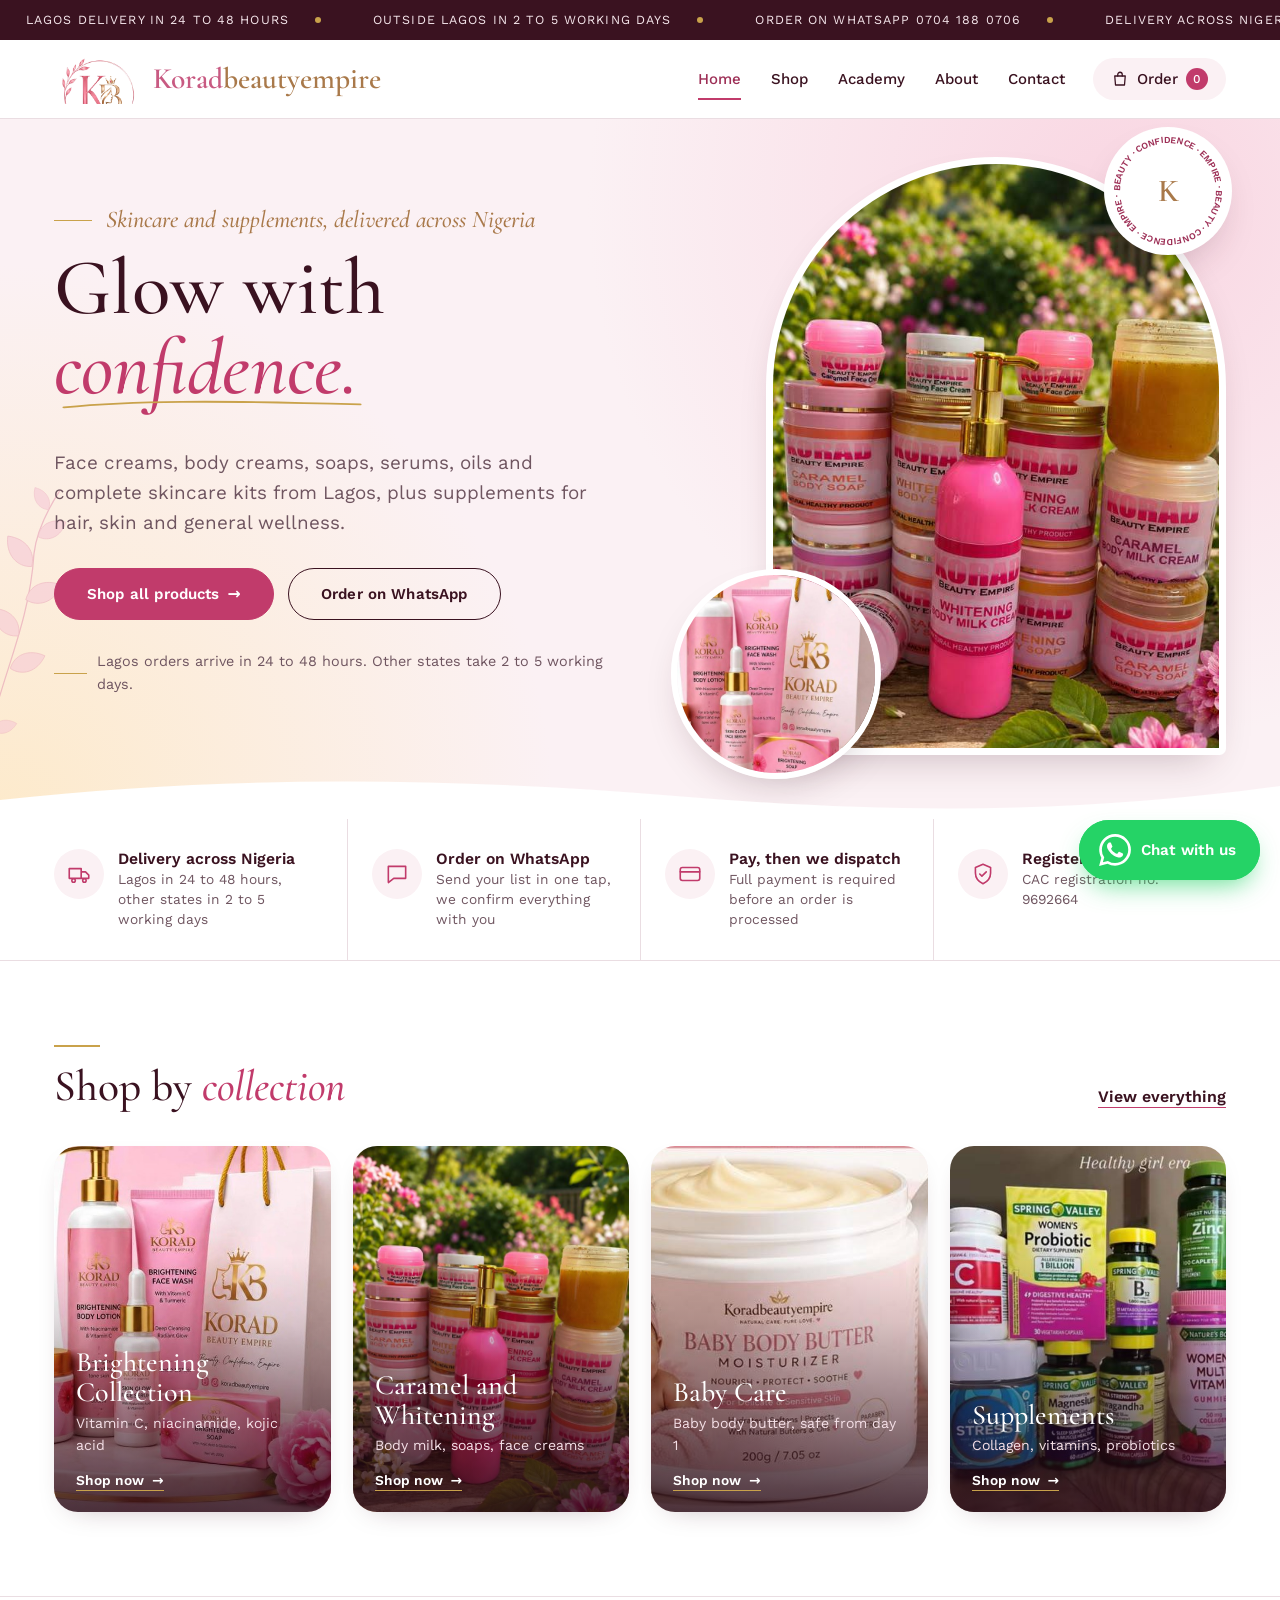
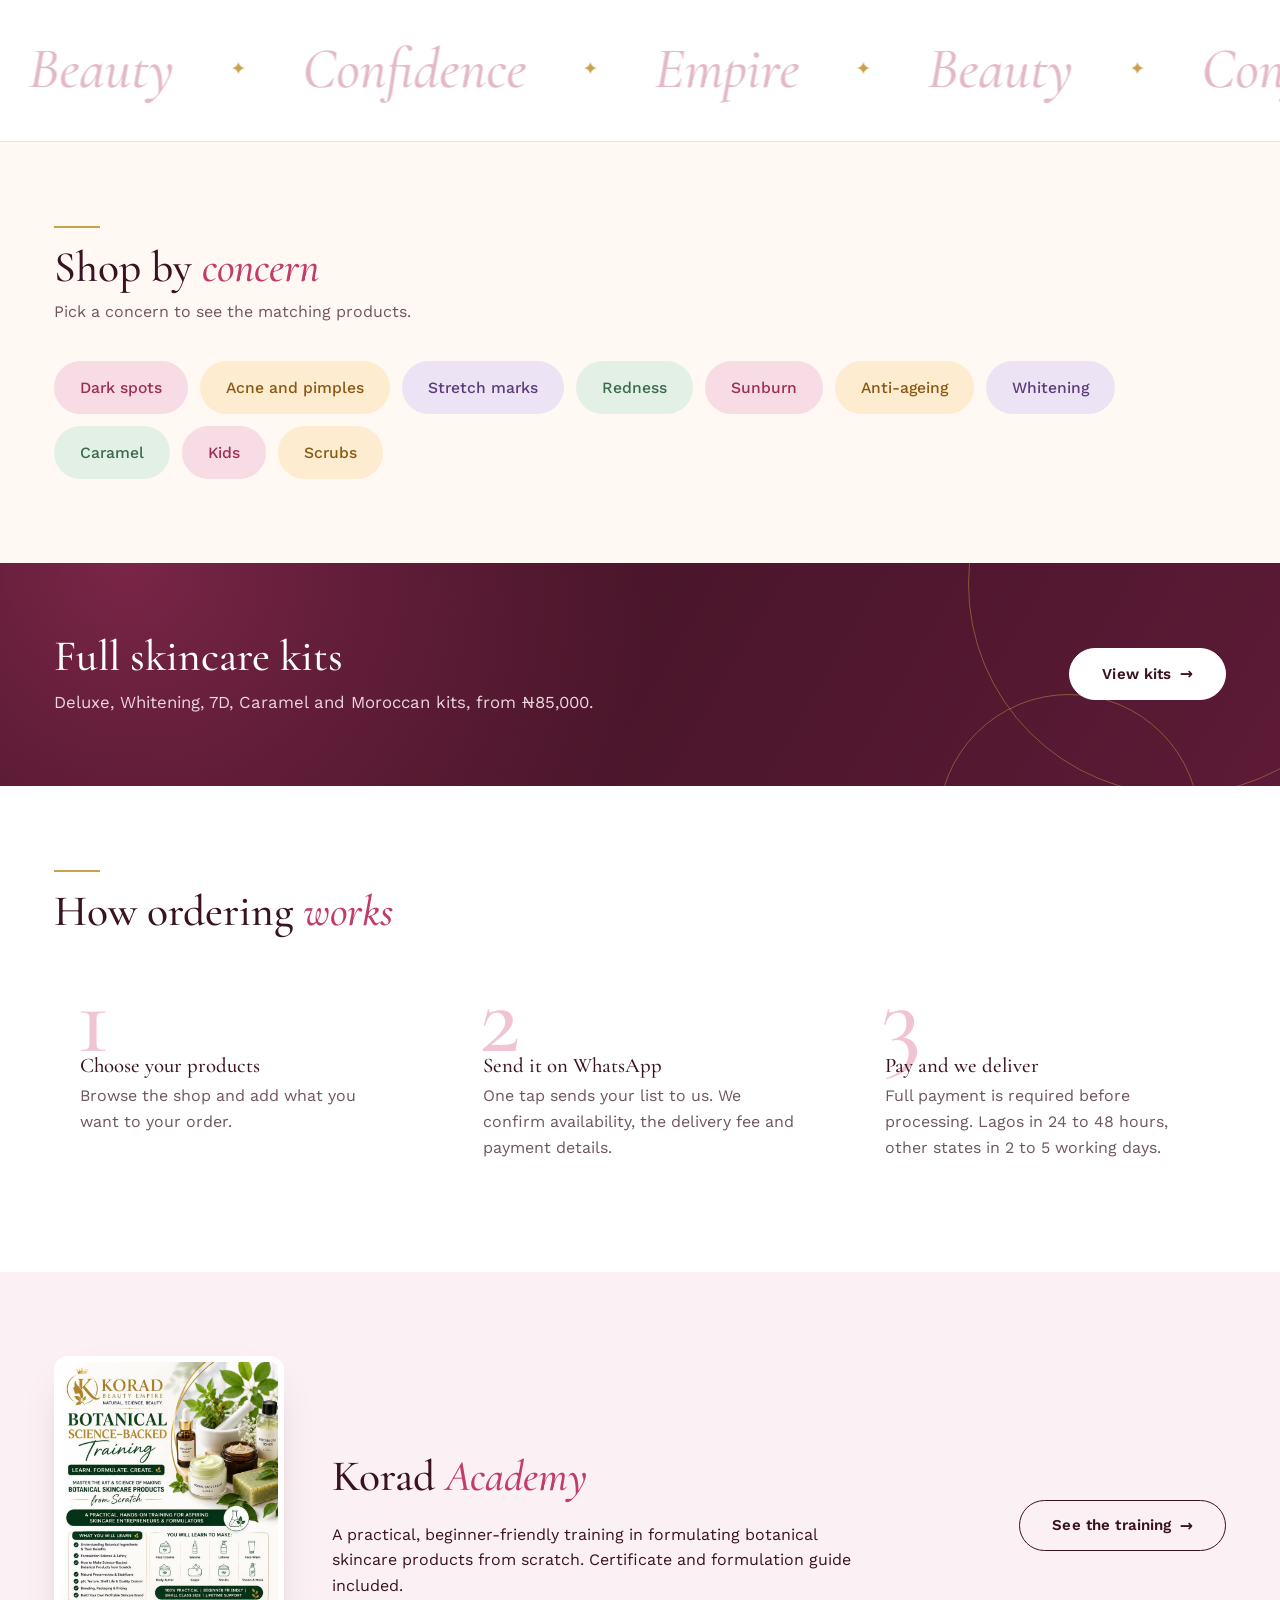
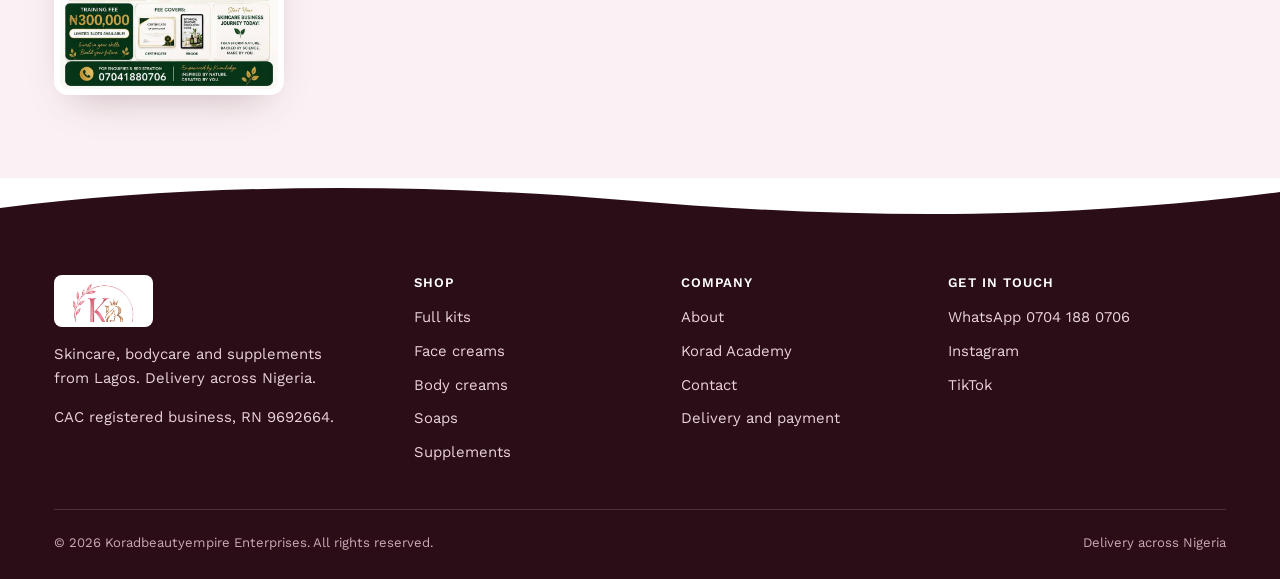
<file: index.html>
<!DOCTYPE html>
<html lang="en">
<head>
<meta charset="UTF-8">
<meta name="viewport" content="width=device-width, initial-scale=1">
<title>Korad Beauty Empire | Skincare, bodycare and supplements in Nigeria</title>
<meta name="description" content="Face creams, body creams, soaps, serums, oils and full skincare kits from Korad Beauty Empire, Lagos. Supplements too. Delivery across Nigeria, order on WhatsApp.">
<meta property="og:title" content="Korad Beauty Empire | Skincare, bodycare and supplements in Nigeria">
<meta property="og:description" content="Face creams, body creams, soaps, serums, oils and full skincare kits from Korad Beauty Empire, Lagos. Supplements too. Delivery across Nigeria, order on WhatsApp.">
<meta property="og:type" content="website">
<meta name="theme-color" content="#3a1220">
<link rel="icon" href="images/logo-icon.png">
<link rel="preload" href="fonts/cormorant-garamond-latin-500-normal.woff2" as="font" type="font/woff2" crossorigin>
<link rel="preload" href="fonts/work-sans-latin-400-normal.woff2" as="font" type="font/woff2" crossorigin>
<link rel="stylesheet" href="style.css">
<script>document.documentElement.classList.add('js')</script>
</head>
<body>
<a class="skip" href="#main">Skip to content</a>
<div id="site-header"></div>
<main id="main">
  <section class="hero">
    <div class="wrap">
      <div class="hero-copy">
        <p class="kicker reveal">Skincare and supplements, delivered across Nigeria</p>
        <h1 class="reveal" style="--d:.1s">Glow with <em>confidence.</em></h1>
        <p class="lede reveal" style="--d:.2s">Face creams, body creams, soaps, serums, oils and complete skincare kits from Lagos, plus supplements for hair, skin and general wellness.</p>
        <div class="btn-row reveal" style="--d:.3s">
          <a class="btn arrow" href="shop.html">Shop all products</a>
          <a class="btn outline" data-wa data-wa-text="Hello Korad Beauty Empire, I have a question." target="_blank" rel="noopener">Order on WhatsApp</a>
        </div>
        <p class="hero-note reveal" style="--d:.4s">Lagos orders arrive in 24 to 48 hours. Other states take 2 to 5 working days.</p>
      </div>
      <div class="hero-art reveal" style="--d:.2s">
        <div class="arch"><img src="images/hero-products.jpg" alt="Korad caramel body soap, whitening body milk cream and face cream jars arranged among garden flowers"></div>
        <div class="orb"><img src="images/brightening-cluster.jpg" alt="Korad brightening body lotion, face wash, serum and soap"></div>
        <div class="spin" aria-hidden="true">
          <svg viewBox="0 0 120 120"><defs><path id="ring" d="M60,60 m-45,0 a45,45 0 1,1 90,0 a45,45 0 1,1 -90,0"/></defs>
            <text><textPath href="#ring" textLength="280" lengthAdjust="spacing">Beauty · Confidence · Empire · Beauty · Confidence · Empire ·</textPath></text></svg>
          <b>K</b>
        </div>
      </div>
    </div>
  </section>

  <section class="trust">
    <div class="wrap">
      <div class="t reveal"><svg viewBox="0 0 24 24"><path d="M3 7h11v9H3zM14 10h4l3 3v3h-7z"/><circle cx="7" cy="18" r="1.6"/><circle cx="17" cy="18" r="1.6"/></svg><div><h3>Delivery across Nigeria</h3><p>Lagos in 24 to 48 hours, other states in 2 to 5 working days</p></div></div>
      <div class="t reveal" style="--d:.08s"><svg viewBox="0 0 24 24"><path d="M4 5h16v11H9l-5 4z"/></svg><div><h3>Order on WhatsApp</h3><p>Send your list in one tap, we confirm everything with you</p></div></div>
      <div class="t reveal" style="--d:.16s"><svg viewBox="0 0 24 24"><rect x="3" y="6" width="18" height="12" rx="2"/><path d="M3 10h18"/></svg><div><h3>Pay, then we dispatch</h3><p>Full payment is required before an order is processed</p></div></div>
      <div class="t reveal" style="--d:.24s"><svg viewBox="0 0 24 24"><path d="M12 3l7 3v5c0 5-3 8-7 10-4-2-7-5-7-10V6z"/><path d="M9 12l2 2 4-4"/></svg><div><h3>Registered business</h3><p>CAC registration no. <span data-cac></span></p></div></div>
    </div>
  </section>

  <section>
    <div class="wrap">
      <div class="sec-head reveal"><div><h2>Shop by <em>collection</em></h2></div><a class="link" href="shop.html">View everything</a></div>
      <div class="tiles">
        <a class="tile reveal" href="shop.html#brightening-collection">
          <img src="images/brightening-cluster.jpg" alt="Korad brightening body lotion, face wash, serum and soap on a marble stand" loading="lazy">
          <div class="cap"><h3>Brightening Collection</h3><p>Vitamin C, niacinamide, kojic acid</p><span class="go">Shop now</span></div>
        </a>
        <a class="tile reveal" style="--d:.1s" href="shop.html#body-creams">
          <img src="images/hero-products.jpg" alt="Korad caramel and whitening body creams and soaps" loading="lazy" style="object-position:center 62%">
          <div class="cap"><h3>Caramel and Whitening</h3><p>Body milk, soaps, face creams</p><span class="go">Shop now</span></div>
        </a>
        <a class="tile reveal" style="--d:.2s" href="shop.html#baby-care">
          <img src="images/baby-butter-jars.jpg" alt="Korad Baby Body Butter Moisturizer" loading="lazy" style="object-position:32% center">
          <div class="cap"><h3>Baby Care</h3><p>Baby body butter, safe from day 1</p><span class="go">Shop now</span></div>
        </a>
        <a class="tile reveal" style="--d:.3s" href="shop.html#supplements">
          <img src="images/supplements-group.jpg" alt="Supplements including probiotics, magnesium, zinc and multivitamin gummies" loading="lazy">
          <div class="cap"><h3>Supplements</h3><p>Collagen, vitamins, probiotics</p><span class="go">Shop now</span></div>
        </a>
      </div>
    </div>
  </section>

  <div class="type-band" aria-hidden="true">
    <div class="marquee"><div class="marquee-track" data-repeat><span class="marquee-group"><span class="item">Beauty</span><span class="item">Confidence</span><span class="item">Empire</span></span></div></div>
  </div>

  <section class="cream">
    <div class="wrap">
      <div class="sec-head reveal"><div><h2>Shop by <em>concern</em></h2><p class="sec-sub">Pick a concern to see the matching products.</p></div></div>
      <div class="chips reveal">
        <a class="chip" href="shop.html?q=dark%20spot">Dark spots</a>
        <a class="chip" href="shop.html?q=acne">Acne and pimples</a>
        <a class="chip" href="shop.html?q=stretch">Stretch marks</a>
        <a class="chip" href="shop.html?q=redness">Redness</a>
        <a class="chip" href="shop.html?q=sunburn">Sunburn</a>
        <a class="chip" href="shop.html?q=anti%20age">Anti-ageing</a>
        <a class="chip" href="shop.html?q=whitening">Whitening</a>
        <a class="chip" href="shop.html?q=caramel">Caramel</a>
        <a class="chip" href="shop.html?q=kiddies">Kids</a>
        <a class="chip" href="shop.html?q=scrub">Scrubs</a>
      </div>
    </div>
  </section>

  <section class="band">
    <div class="wrap">
      <div class="reveal">
        <h2>Full skincare kits</h2>
        <p>Deluxe, Whitening, 7D, Caramel and Moroccan kits, from <span data-min-price="Full Kits"></span>.</p>
      </div>
      <a class="btn light arrow reveal" style="--d:.1s" href="shop.html#full-kits">View kits</a>
    </div>
  </section>

  <section>
    <div class="wrap">
      <div class="sec-head reveal"><div><h2>How ordering <em>works</em></h2></div></div>
      <div class="steps">
        <div class="step reveal"><h3>Choose your products</h3><p>Browse the shop and add what you want to your order.</p></div>
        <div class="step reveal" style="--d:.12s"><h3>Send it on WhatsApp</h3><p>One tap sends your list to us. We confirm availability, the delivery fee and payment details.</p></div>
        <div class="step reveal" style="--d:.24s"><h3>Pay and we deliver</h3><p>Full payment is required before processing. Lagos in 24 to 48 hours, other states in 2 to 5 working days.</p></div>
      </div>
    </div>
  </section>

  <section class="blush">
    <div class="wrap teaser">
      <img class="reveal" src="images/academy-botanical.jpg" alt="Korad Academy botanical training poster" loading="lazy">
      <div class="reveal" style="--d:.1s">
        <h2>Korad <em>Academy</em></h2>
        <p style="max-width:54ch;margin:0">A practical, beginner-friendly training in formulating botanical skincare products from scratch. Certificate and formulation guide included.</p>
      </div>
      <a class="btn outline arrow reveal" style="--d:.2s" href="academy.html">See the training</a>
    </div>
  </section>
</main>
<footer class="site-footer" id="site-footer"></footer>
<script src="config.js"></script>
<script src="products.js"></script>
<script src="script.js"></script>
<script src="components.js"></script>
</body>
</html>
</file>
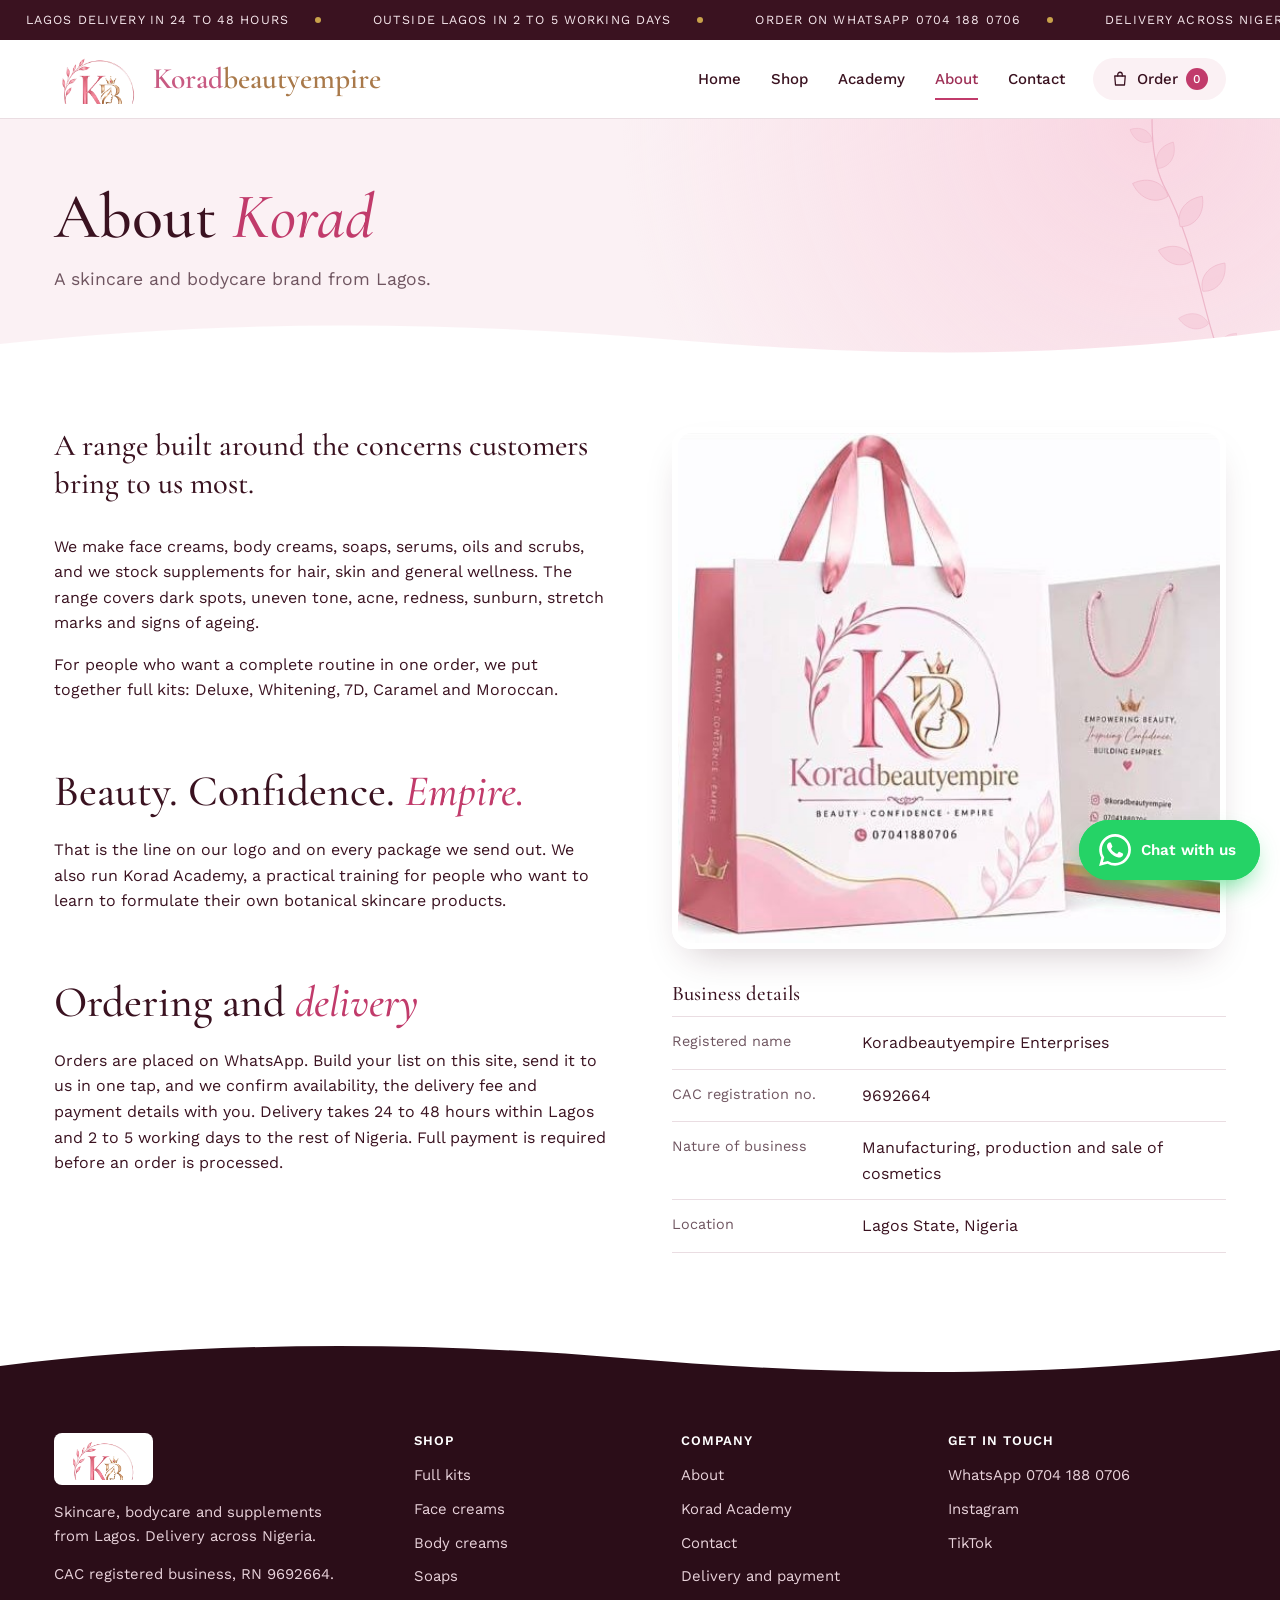
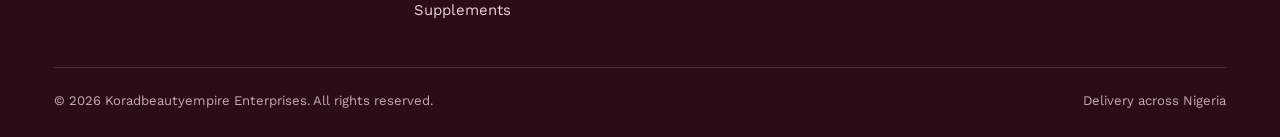
<file: about.html>
<!DOCTYPE html>
<html lang="en">
<head>
<meta charset="UTF-8">
<meta name="viewport" content="width=device-width, initial-scale=1">
<title>About | Korad Beauty Empire</title>
<meta name="description" content="Korad Beauty Empire is a registered skincare and bodycare brand in Lagos, Nigeria, selling face creams, body creams, soaps, serums, oils, kits and supplements.">
<meta property="og:title" content="About | Korad Beauty Empire">
<meta property="og:description" content="Korad Beauty Empire is a registered skincare and bodycare brand in Lagos, Nigeria, selling face creams, body creams, soaps, serums, oils, kits and supplements.">
<meta property="og:type" content="website">
<meta name="theme-color" content="#3a1220">
<link rel="icon" href="images/logo-icon.png">
<link rel="preload" href="fonts/cormorant-garamond-latin-500-normal.woff2" as="font" type="font/woff2" crossorigin>
<link rel="preload" href="fonts/work-sans-latin-400-normal.woff2" as="font" type="font/woff2" crossorigin>
<link rel="stylesheet" href="style.css">
<script>document.documentElement.classList.add('js')</script>
</head>
<body>
<a class="skip" href="#main">Skip to content</a>
<div id="site-header"></div>
<main id="main">
  <section class="page-hero">
    <div class="wrap"><h1>About <em>Korad</em></h1><p>A skincare and bodycare brand from Lagos.</p></div>
  </section>

  <section style="padding-top:64px">
    <div class="wrap two-col">
      <div class="prose reveal">
        <p class="pull">A range built around the concerns customers bring to us most.</p>
        <p>We make face creams, body creams, soaps, serums, oils and scrubs, and we stock supplements for hair, skin and general wellness. The range covers dark spots, uneven tone, acne, redness, sunburn, stretch marks and signs of ageing.</p>
        <p>For people who want a complete routine in one order, we put together full kits: Deluxe, Whitening, 7D, Caramel and Moroccan.</p>

        <h2>Beauty. Confidence. <em>Empire.</em></h2>
        <p>That is the line on our logo and on every package we send out. We also run Korad Academy, a practical training for people who want to learn to formulate their own botanical skincare products.</p>

        <h2>Ordering and <em>delivery</em></h2>
        <p>Orders are placed on WhatsApp. Build your list on this site, send it to us in one tap, and we confirm availability, the delivery fee and payment details with you. Delivery takes 24 to 48 hours within Lagos and 2 to 5 working days to the rest of Nigeria. Full payment is required before an order is processed.</p>
        <!-- OWNER: a short founder story (your name, why you started, the year) and a photo would make this page stronger. Add it here as a new heading and paragraph. -->
      </div>
      <div class="reveal" style="--d:.12s">
        <img class="round" src="images/packaging-bags.jpg" alt="Korad Beauty Empire branded shopping bags" style="margin-bottom:34px">
        <h3>Business details</h3>
        <dl class="details">
          <dt>Registered name</dt><dd><span data-legal></span></dd>
          <dt>CAC registration no.</dt><dd><span data-cac></span></dd>
          <dt>Nature of business</dt><dd>Manufacturing, production and sale of cosmetics</dd>
          <dt>Location</dt><dd>Lagos State, Nigeria</dd>
        </dl>
      </div>
    </div>
  </section>
</main>
<footer class="site-footer" id="site-footer"></footer>
<script src="config.js"></script>
<script src="products.js"></script>
<script src="script.js"></script>
<script src="components.js"></script>
</body>
</html>
</file>
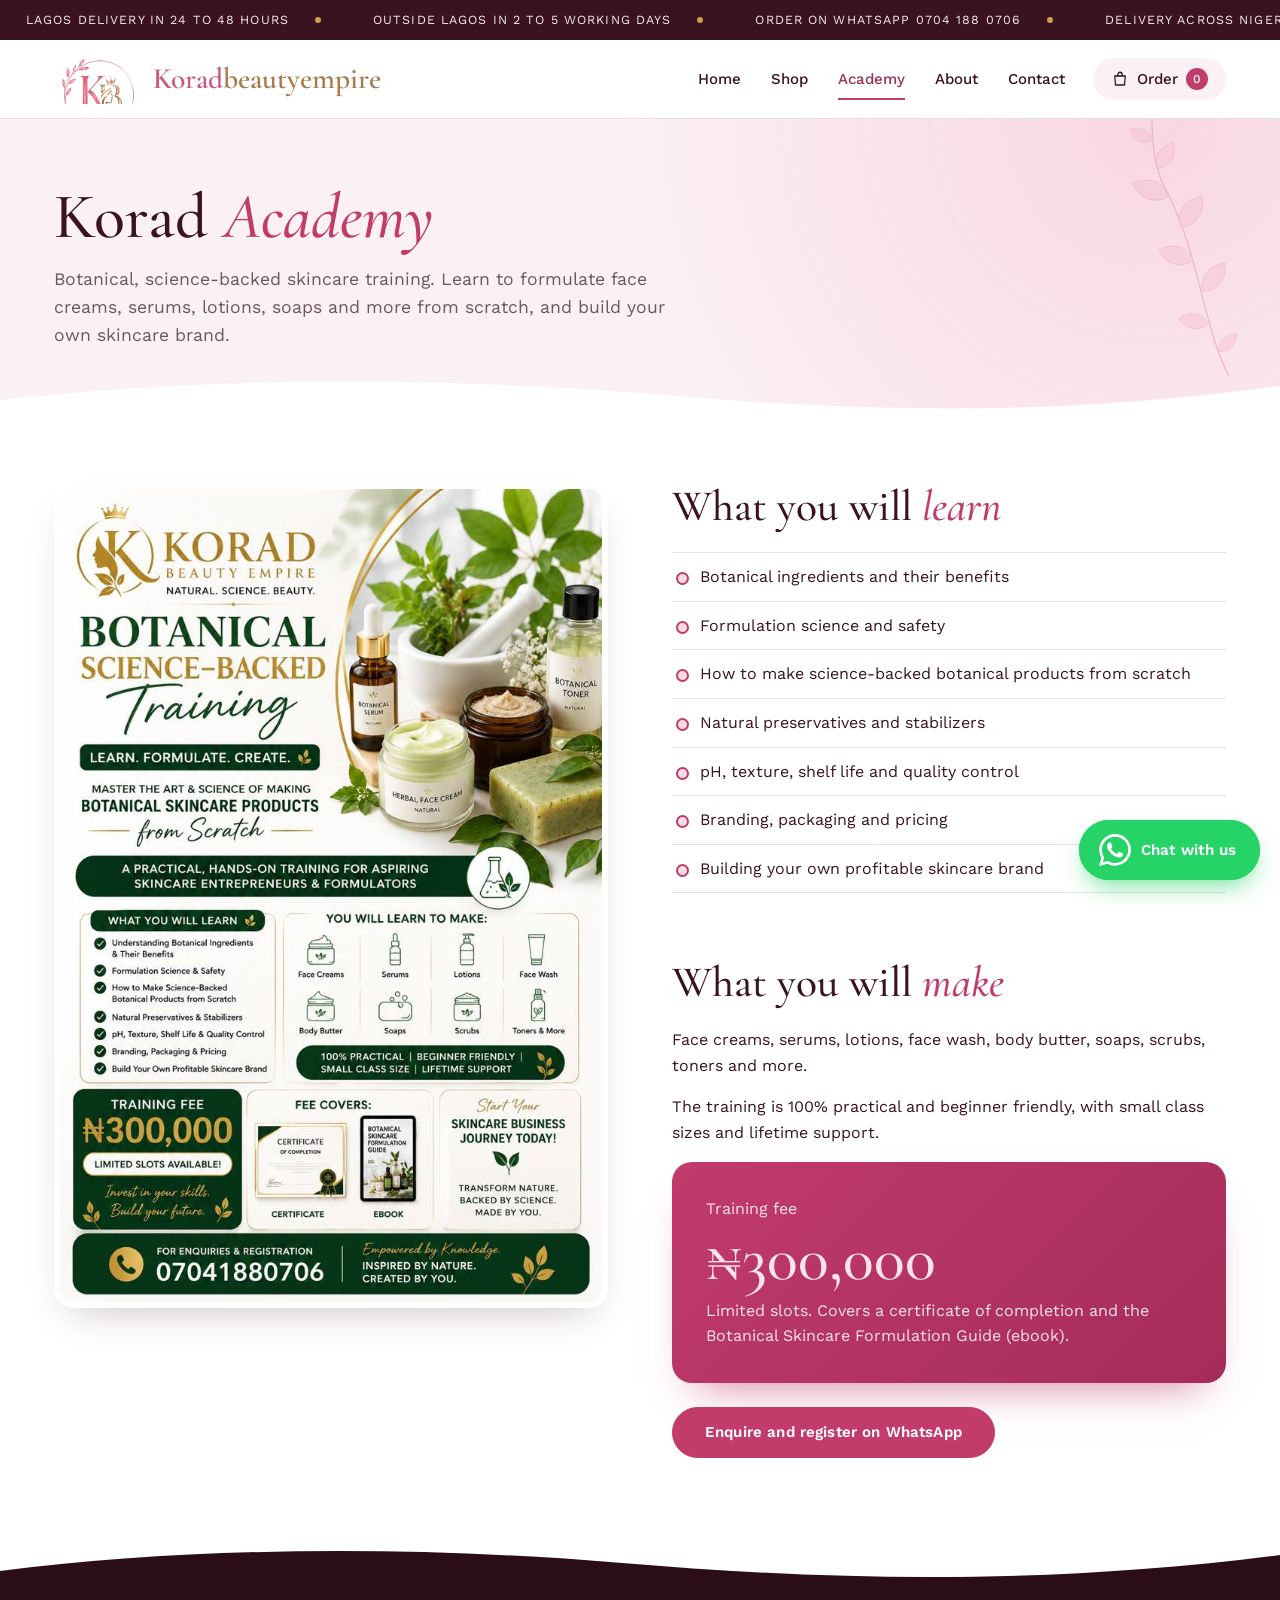
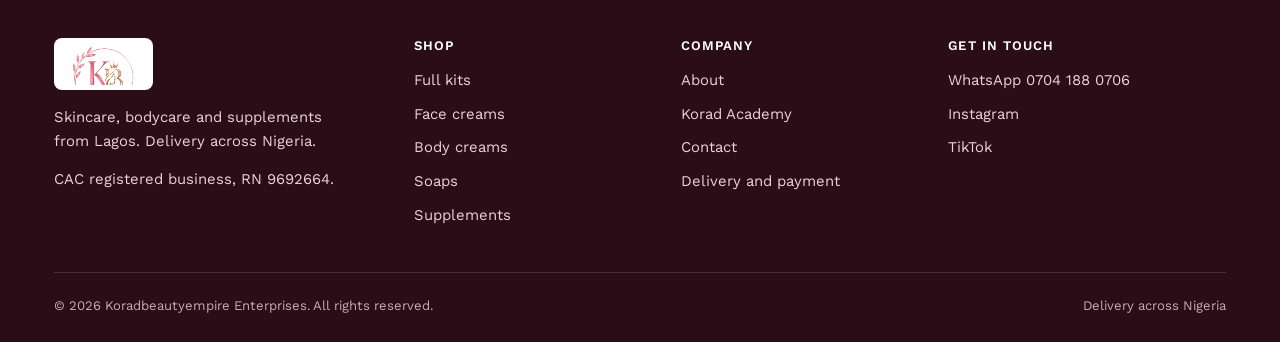
<file: academy.html>
<!DOCTYPE html>
<html lang="en">
<head>
<meta charset="UTF-8">
<meta name="viewport" content="width=device-width, initial-scale=1">
<title>Korad Academy | Botanical skincare formulation training</title>
<meta name="description" content="A practical, beginner-friendly training in making botanical skincare products from scratch. Fee N300,000, with certificate and formulation guide.">
<meta property="og:title" content="Korad Academy | Botanical skincare formulation training">
<meta property="og:description" content="A practical, beginner-friendly training in making botanical skincare products from scratch. Fee N300,000, with certificate and formulation guide.">
<meta property="og:type" content="website">
<meta name="theme-color" content="#3a1220">
<link rel="icon" href="images/logo-icon.png">
<link rel="preload" href="fonts/cormorant-garamond-latin-500-normal.woff2" as="font" type="font/woff2" crossorigin>
<link rel="preload" href="fonts/work-sans-latin-400-normal.woff2" as="font" type="font/woff2" crossorigin>
<link rel="stylesheet" href="style.css">
<script>document.documentElement.classList.add('js')</script>
</head>
<body>
<a class="skip" href="#main">Skip to content</a>
<div id="site-header"></div>
<main id="main">
  <section class="page-hero">
    <div class="wrap">
      <h1>Korad <em>Academy</em></h1>
      <p>Botanical, science-backed skincare training. Learn to formulate face creams, serums, lotions, soaps and more from scratch, and build your own skincare brand.</p>
    </div>
  </section>

  <section style="padding-top:64px">
    <div class="wrap two-col">
      <img class="round reveal" src="images/academy-botanical.jpg" alt="Korad Academy Botanical Science-Backed Training poster">
      <div class="prose reveal" style="--d:.1s">
        <h2>What you will <em>learn</em></h2>
        <ul class="plain-list">
          <li>Botanical ingredients and their benefits</li>
          <li>Formulation science and safety</li>
          <li>How to make science-backed botanical products from scratch</li>
          <li>Natural preservatives and stabilizers</li>
          <li>pH, texture, shelf life and quality control</li>
          <li>Branding, packaging and pricing</li>
          <li>Building your own profitable skincare brand</li>
        </ul>
        <h2>What you will <em>make</em></h2>
        <p>Face creams, serums, lotions, face wash, body butter, soaps, scrubs, toners and more.</p>
        <p>The training is 100% practical and beginner friendly, with small class sizes and lifetime support.</p>

        <div class="fee-card">
          <p style="margin:0 0 6px">Training fee</p>
          <p class="fee">&#8358;300,000</p>
          <p>Limited slots. Covers a certificate of completion and the Botanical Skincare Formulation Guide (ebook).</p>
        </div>
        <a class="btn" data-wa data-wa-text="Hello Korad Beauty Empire, I would like to enquire about the Botanical Science-Backed Training." target="_blank" rel="noopener">Enquire and register on WhatsApp</a>
      </div>
    </div>
  </section>
</main>
<footer class="site-footer" id="site-footer"></footer>
<script src="config.js"></script>
<script src="products.js"></script>
<script src="script.js"></script>
<script src="components.js"></script>
</body>
</html>
</file>
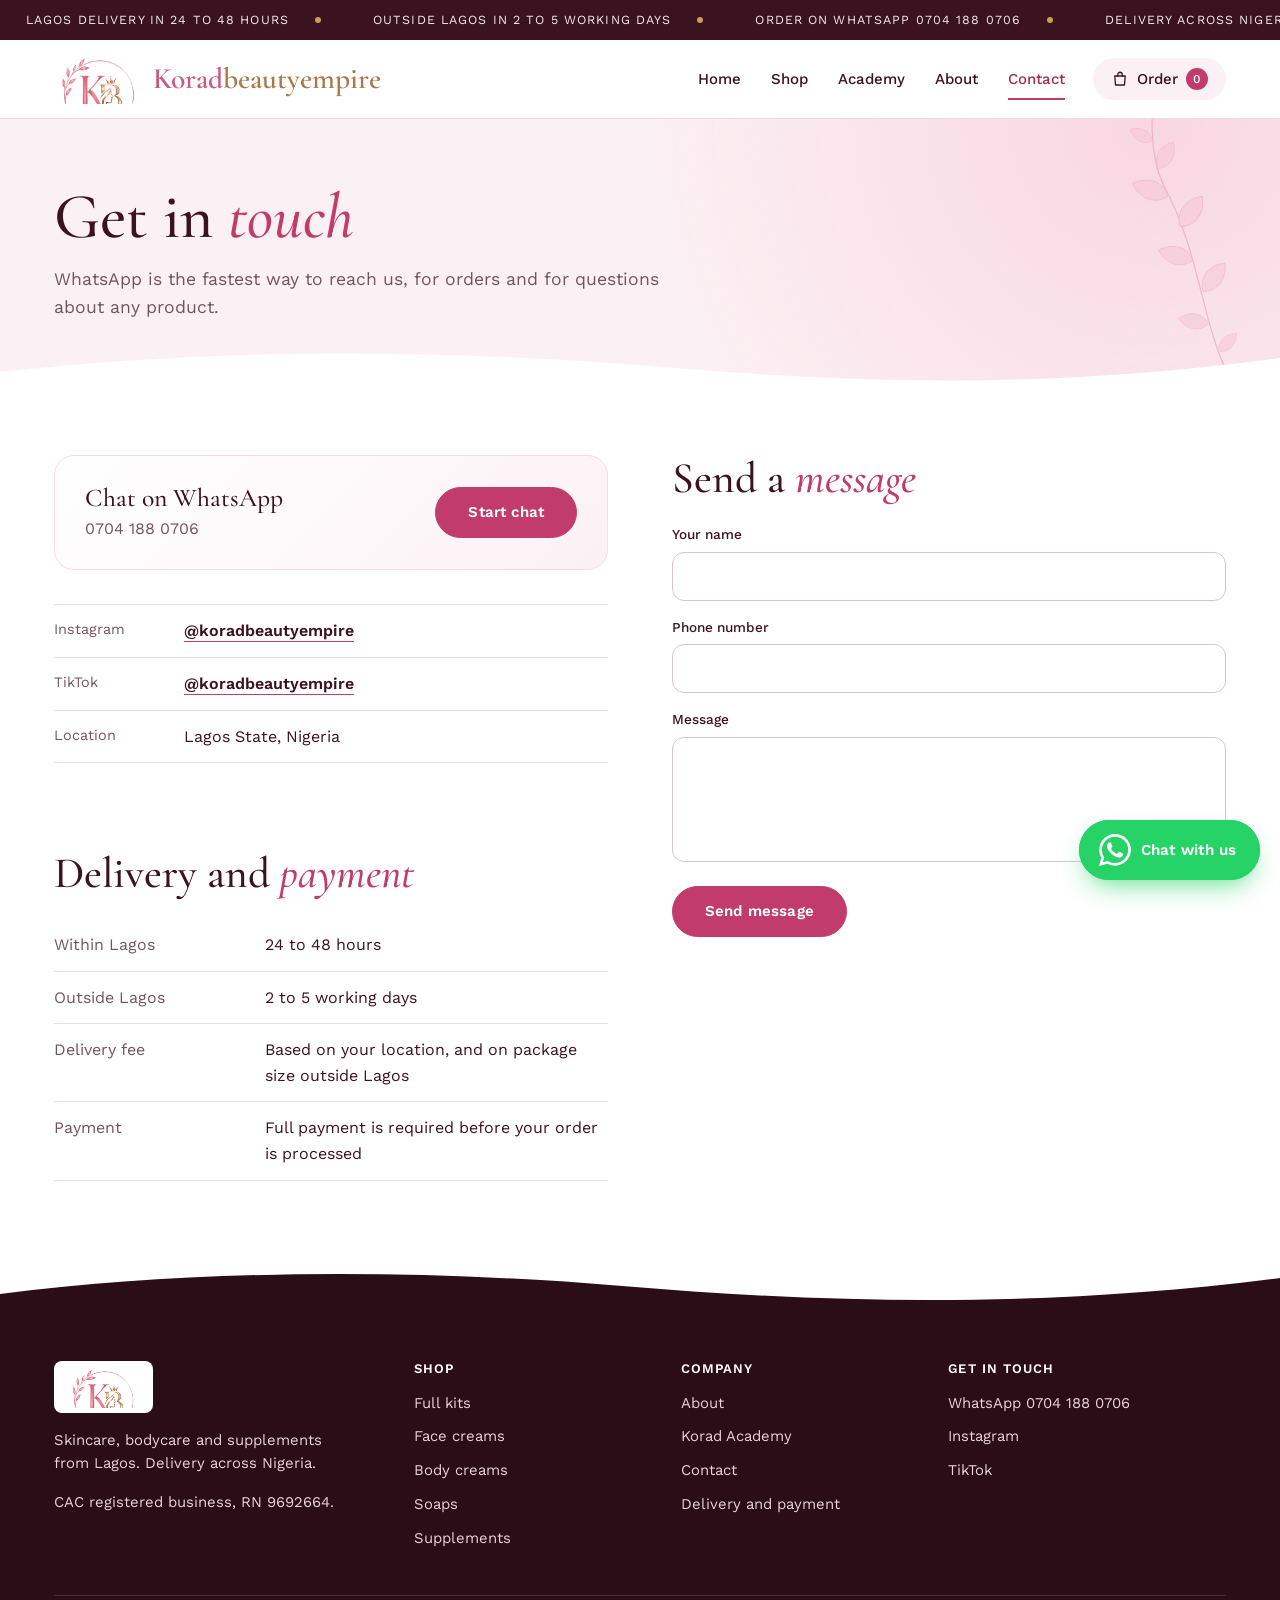
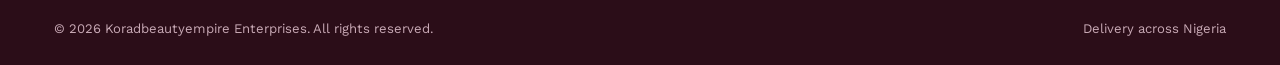
<file: contact.html>
<!DOCTYPE html>
<html lang="en">
<head>
<meta charset="UTF-8">
<meta name="viewport" content="width=device-width, initial-scale=1">
<title>Contact | Korad Beauty Empire</title>
<meta name="description" content="Contact Korad Beauty Empire on WhatsApp, Instagram or TikTok. Delivery across Nigeria.">
<meta property="og:title" content="Contact | Korad Beauty Empire">
<meta property="og:description" content="Contact Korad Beauty Empire on WhatsApp, Instagram or TikTok. Delivery across Nigeria.">
<meta property="og:type" content="website">
<meta name="theme-color" content="#3a1220">
<link rel="icon" href="images/logo-icon.png">
<link rel="preload" href="fonts/cormorant-garamond-latin-500-normal.woff2" as="font" type="font/woff2" crossorigin>
<link rel="preload" href="fonts/work-sans-latin-400-normal.woff2" as="font" type="font/woff2" crossorigin>
<link rel="stylesheet" href="style.css">
<script>document.documentElement.classList.add('js')</script>
</head>
<body>
<a class="skip" href="#main">Skip to content</a>
<div id="site-header"></div>
<main id="main">
  <section class="page-hero">
    <div class="wrap">
      <h1>Get in <em>touch</em></h1>
      <p>WhatsApp is the fastest way to reach us, for orders and for questions about any product.</p>
    </div>
  </section>

  <section style="padding-top:64px">
    <div class="wrap two-col">
      <div class="reveal">
        <div class="wa-card">
          <div><h3>Chat on WhatsApp</h3><p><span data-phone></span></p></div>
          <a class="btn" data-wa target="_blank" rel="noopener">Start chat</a>
        </div>
        <dl class="details" style="grid-template-columns:130px 1fr">
          <dt>Instagram</dt><dd><a class="link" data-ig target="_blank" rel="noopener">@koradbeautyempire</a></dd>
          <dt>TikTok</dt><dd><a class="link" data-tt target="_blank" rel="noopener">@koradbeautyempire</a></dd>
          <dt>Location</dt><dd>Lagos State, Nigeria</dd>
        </dl>

        <h2 id="delivery" style="margin-top:2em">Delivery and <em>payment</em></h2>
        <table class="table">
          <tr><td>Within Lagos</td><td>24 to 48 hours</td></tr>
          <tr><td>Outside Lagos</td><td>2 to 5 working days</td></tr>
          <tr><td>Delivery fee</td><td>Based on your location, and on package size outside Lagos</td></tr>
          <tr><td>Payment</td><td>Full payment is required before your order is processed</td></tr>
        </table>
      </div>

      <div class="reveal" style="--d:.12s">
        <h2>Send a <em>message</em></h2>
        <form id="contact-form">
          <div class="form-field"><label for="name">Your name</label><input id="name" name="name" required autocomplete="name"></div>
          <div class="form-field"><label for="phone">Phone number</label><input id="phone" name="phone" type="tel" required autocomplete="tel"></div>
          <div class="form-field"><label for="message">Message</label><textarea id="message" name="message" rows="5" required></textarea></div>
          <button class="btn" type="submit">Send message</button>
          <p class="form-status" id="form-status" role="status"></p>
        </form>
      </div>
    </div>
  </section>
</main>
<footer class="site-footer" id="site-footer"></footer>
<script src="config.js"></script>
<script src="products.js"></script>
<script src="script.js"></script>
<script src="components.js"></script>
</body>
</html>
</file>
<file: style.css>
/* ---------- fonts (hosted with the site) ---------- */
@font-face{font-family:'Cormorant Garamond';font-weight:500;font-style:normal;font-display:swap;src:url(fonts/cormorant-garamond-latin-500-normal.woff2) format('woff2');unicode-range:U+0000-00FF,U+0131,U+0152-0153,U+02BB-02BC,U+02C6,U+02DA,U+02DC,U+2000-206F,U+2074,U+20AC,U+2122,U+2191,U+2193,U+2212,U+2215,U+FEFF,U+FFFD}
@font-face{font-family:'Cormorant Garamond';font-weight:500;font-style:normal;font-display:swap;src:url(fonts/cormorant-garamond-latin-ext-500-normal.woff2) format('woff2');unicode-range:U+0100-02BA,U+02BD-02C5,U+02C7-02CC,U+02CE-02D7,U+02DD-02FF,U+0304,U+0308,U+0329,U+1D00-1DBF,U+1E00-1E9F,U+1EF2-1EFF,U+2020,U+20A0-20AB,U+20AD-20C0,U+2113,U+2C60-2C7F,U+A720-A7FF}
@font-face{font-family:'Cormorant Garamond';font-weight:600;font-style:normal;font-display:swap;src:url(fonts/cormorant-garamond-latin-600-normal.woff2) format('woff2');unicode-range:U+0000-00FF,U+0131,U+0152-0153,U+02BB-02BC,U+02C6,U+02DA,U+02DC,U+2000-206F,U+2074,U+20AC,U+2122,U+2191,U+2193,U+2212,U+2215,U+FEFF,U+FFFD}
@font-face{font-family:'Cormorant Garamond';font-weight:600;font-style:normal;font-display:swap;src:url(fonts/cormorant-garamond-latin-ext-600-normal.woff2) format('woff2');unicode-range:U+0100-02BA,U+02BD-02C5,U+02C7-02CC,U+02CE-02D7,U+02DD-02FF,U+0304,U+0308,U+0329,U+1D00-1DBF,U+1E00-1E9F,U+1EF2-1EFF,U+2020,U+20A0-20AB,U+20AD-20C0,U+2113,U+2C60-2C7F,U+A720-A7FF}
@font-face{font-family:'Cormorant Garamond';font-weight:500;font-style:italic;font-display:swap;src:url(fonts/cormorant-garamond-latin-500-italic.woff2) format('woff2')}
@font-face{font-family:'Work Sans';font-weight:400;font-style:normal;font-display:swap;src:url(fonts/work-sans-latin-400-normal.woff2) format('woff2');unicode-range:U+0000-00FF,U+0131,U+0152-0153,U+02BB-02BC,U+02C6,U+02DA,U+02DC,U+2000-206F,U+2074,U+20AC,U+2122,U+2191,U+2193,U+2212,U+2215,U+FEFF,U+FFFD}
@font-face{font-family:'Work Sans';font-weight:400;font-style:normal;font-display:swap;src:url(fonts/work-sans-latin-ext-400-normal.woff2) format('woff2');unicode-range:U+0100-02BA,U+02BD-02C5,U+02C7-02CC,U+02CE-02D7,U+02DD-02FF,U+0304,U+0308,U+0329,U+1D00-1DBF,U+1E00-1E9F,U+1EF2-1EFF,U+2020,U+20A0-20AB,U+20AD-20C0,U+2113,U+2C60-2C7F,U+A720-A7FF}
@font-face{font-family:'Work Sans';font-weight:500;font-style:normal;font-display:swap;src:url(fonts/work-sans-latin-500-normal.woff2) format('woff2');unicode-range:U+0000-00FF,U+0131,U+0152-0153,U+02BB-02BC,U+02C6,U+02DA,U+02DC,U+2000-206F,U+2074,U+20AC,U+2122,U+2191,U+2193,U+2212,U+2215,U+FEFF,U+FFFD}
@font-face{font-family:'Work Sans';font-weight:500;font-style:normal;font-display:swap;src:url(fonts/work-sans-latin-ext-500-normal.woff2) format('woff2');unicode-range:U+0100-02BA,U+02BD-02C5,U+02C7-02CC,U+02CE-02D7,U+02DD-02FF,U+0304,U+0308,U+0329,U+1D00-1DBF,U+1E00-1E9F,U+1EF2-1EFF,U+2020,U+20A0-20AB,U+20AD-20C0,U+2113,U+2C60-2C7F,U+A720-A7FF}
@font-face{font-family:'Work Sans';font-weight:600;font-style:normal;font-display:swap;src:url(fonts/work-sans-latin-600-normal.woff2) format('woff2');unicode-range:U+0000-00FF,U+0131,U+0152-0153,U+02BB-02BC,U+02C6,U+02DA,U+02DC,U+2000-206F,U+2074,U+20AC,U+2122,U+2191,U+2193,U+2212,U+2215,U+FEFF,U+FFFD}
@font-face{font-family:'Work Sans';font-weight:600;font-style:normal;font-display:swap;src:url(fonts/work-sans-latin-ext-600-normal.woff2) format('woff2');unicode-range:U+0100-02BA,U+02BD-02C5,U+02C7-02CC,U+02CE-02D7,U+02DD-02FF,U+0304,U+0308,U+0329,U+1D00-1DBF,U+1E00-1E9F,U+1EF2-1EFF,U+2020,U+20A0-20AB,U+20AD-20C0,U+2113,U+2C60-2C7F,U+A720-A7FF}

:root{
  --ink:#3a1220; --ink-soft:#6f5560; --rose:#c13b6b; --rose-dark:#9d2f56; --rose-soft:#f7dbe5;
  --blush:#fbf1f4; --cream:#fff8f3; --gold:#c9a24b; --line:#eadde2; --bronze:#a9794a;
  --serif:'Cormorant Garamond',Georgia,'Times New Roman',serif; --sans:'Work Sans',system-ui,-apple-system,'Segoe UI',sans-serif;
  --shadow:0 18px 40px -18px rgba(58,18,32,.28);
}
*{box-sizing:border-box}
html{scroll-behavior:smooth}
body{margin:0;font:400 16px/1.6 var(--sans);color:var(--ink);background:#fff;-webkit-font-smoothing:antialiased;overflow-x:hidden}
img{max-width:100%;display:block}
a{color:inherit}
h1,h2,h3{font-family:var(--serif);font-weight:500;line-height:1.08;margin:0 0 .5em}
h1{font-size:clamp(2.9rem,6.2vw,5.2rem);line-height:1}
h1 em,h2 em{font-style:italic;color:var(--rose)}
h2{font-size:clamp(2rem,3.4vw,2.9rem)}
h3{font-size:1.3rem}
p{margin:0 0 1em}
.wrap{max-width:1220px;margin:0 auto;padding:0 24px}
.narrow{max-width:780px}
section{padding:84px 0}
.blush{background:var(--blush)}
.cream{background:var(--cream)}
.skip{position:absolute;left:-999px}
.skip:focus{left:12px;top:12px;background:#fff;padding:8px 14px;z-index:100;border:1px solid var(--ink)}
:focus-visible{outline:2px solid var(--rose);outline-offset:3px}

/* reveal on scroll */
.js .reveal{opacity:0;transform:translateY(26px);transition:opacity .9s cubic-bezier(.2,.7,.2,1),transform .9s cubic-bezier(.2,.7,.2,1);transition-delay:var(--d,0s)}
.js .reveal.in{opacity:1;transform:none}

/* buttons */
.btn{display:inline-flex;align-items:center;justify-content:center;gap:8px;font:600 .94rem/1 var(--sans);letter-spacing:.01em;text-decoration:none;
  padding:17px 32px;border:1.5px solid var(--rose);background:var(--rose);color:#fff;border-radius:999px;cursor:pointer;transition:background .2s,transform .2s,box-shadow .2s}
.btn:hover{background:var(--rose-dark);border-color:var(--rose-dark);transform:translateY(-2px);box-shadow:0 12px 24px -12px rgba(193,59,107,.7)}
.btn.outline{background:transparent;color:var(--ink);border-color:var(--ink)}
.btn.outline:hover{background:var(--ink);color:#fff;box-shadow:none}
.btn.light{background:#fff;border-color:#fff;color:var(--ink)}
.btn.light:hover{background:var(--rose-soft);border-color:var(--rose-soft);box-shadow:none}
.btn.block{display:flex;width:100%}
.link{font-weight:600;text-decoration:underline;text-underline-offset:5px;text-decoration-color:var(--rose)}
.btn-row{display:flex;gap:14px;flex-wrap:wrap;margin-top:30px}

/* ticker */
.ticker{background:var(--ink);color:#f6e7ec;overflow:hidden;font-size:.78rem;letter-spacing:.09em;text-transform:uppercase;padding:10px 0}
.marquee{overflow:hidden;white-space:nowrap}
.marquee-track{display:inline-flex;animation:marquee var(--speed,40s) linear infinite;will-change:transform}
.marquee:hover .marquee-track{animation-play-state:paused}
.marquee-group{display:inline-flex;flex-shrink:0}
.ticker .item{padding:0 26px;display:inline-flex;align-items:center;gap:26px}
.ticker .item::after{content:"";width:6px;height:6px;border-radius:50%;background:var(--gold)}
@keyframes marquee{from{transform:translateX(0)}to{transform:translateX(-25%)}}
@keyframes marquee-rev{from{transform:translateX(-25%)}to{transform:translateX(0)}}

/* header */
#site-header{position:sticky;top:0;z-index:40;background:rgba(255,255,255,.96);border-bottom:1px solid var(--line)}
.header-inner{display:flex;align-items:center;gap:28px;height:78px}
.brand{display:flex;align-items:center;gap:10px;text-decoration:none;margin-right:auto}
.brand img{height:50px;width:auto}
.wordmark{font-family:var(--serif);font-size:1.85rem;font-weight:600;line-height:1}
.wordmark .w1{color:#c85a82}.wordmark .w2{color:var(--bronze)}
.main-nav{display:flex;gap:30px}
.main-nav a{text-decoration:none;font-size:.94rem;font-weight:500;padding:6px 0;border-bottom:2px solid transparent;transition:border-color .2s,color .2s}
.main-nav a:hover,.main-nav a[aria-current=page]{border-bottom-color:var(--rose);color:var(--rose-dark)}
.cart-btn,.nav-toggle{font:500 .94rem var(--sans);background:none;border:0;color:var(--ink);cursor:pointer;padding:8px 0}
.cart-btn{display:inline-flex;align-items:center;gap:8px;background:var(--blush);padding:10px 18px;border-radius:999px}
.cart-btn svg{width:18px;height:18px}
.cart-btn span{display:inline-block;min-width:22px;height:22px;line-height:22px;text-align:center;background:var(--rose);color:#fff;border-radius:11px;font-size:.75rem}
.nav-toggle{display:none}
@media(max-width:860px){
  .header-inner{gap:14px;height:68px}
  .nav-toggle{display:block}
  .main-nav{display:none;position:absolute;left:0;right:0;top:100%;background:#fff;border-bottom:1px solid var(--line);flex-direction:column;gap:0;padding:6px 24px 14px;box-shadow:0 20px 30px -20px rgba(58,18,32,.3)}
  .main-nav.open{display:flex}
  .main-nav a{padding:15px 0;border-bottom:1px solid var(--line)}
  .wordmark{font-size:1.45rem}.brand img{height:42px}
}
@media(max-width:560px){
  .wordmark{font-size:1.18rem}.brand img{height:34px}.brand{gap:6px}
  .cart-btn{padding:9px 12px}.cart-btn .lbl{display:none}
  .header-inner{gap:10px}
}

/* hero */
.hero{padding:0;background:radial-gradient(circle at 88% 12%,#f9d6e2 0,transparent 42%),radial-gradient(circle at 0% 100%,#fdeacb 0,transparent 38%),var(--blush);overflow:hidden}
.hero .wrap{display:grid;grid-template-columns:1.02fr .98fr;gap:40px;align-items:center;min-height:700px}
.hero-copy{padding:70px 0}
.hero-copy .kicker{font-family:var(--serif);font-style:italic;font-size:1.5rem;color:var(--bronze);margin-bottom:.4em}
.hero-copy p.lede{font-size:1.18rem;max-width:46ch;color:var(--ink-soft);margin-top:1.1em}
.hero-note{margin-top:30px;font-size:.9rem;color:var(--ink-soft);display:flex;align-items:center;gap:10px}
.hero-note::before{content:"";width:34px;height:1px;background:var(--gold)}
.hero-art{position:relative;padding:36px 0 36px 30px}
.arch{width:min(100%,460px);margin-left:auto;aspect-ratio:4/5.2;border-radius:999px 999px 28px 28px;overflow:hidden;box-shadow:var(--shadow);border:7px solid #fff;background:#fff}
.arch img{width:100%;height:100%;object-fit:cover;object-position:center 60%;transform:scale(1.04)}
.orb{position:absolute;left:0;bottom:12px;width:min(44%,210px);aspect-ratio:1;border-radius:50%;overflow:hidden;border:6px solid #fff;box-shadow:var(--shadow);transform:translateY(var(--py,0px))}
.orb img{width:100%;height:100%;object-fit:cover;object-position:center 30%}
.spin{position:absolute;right:-6px;top:6px;width:128px;height:128px;border-radius:50%;background:#fff;box-shadow:var(--shadow);display:grid;place-items:center}
.spin svg{position:absolute;inset:0;width:100%;height:100%;animation:spin 26s linear infinite}
.spin text{font:600 8.6px var(--sans);letter-spacing:.14em;fill:var(--rose-dark);text-transform:uppercase}
.spin b{font:600 2rem var(--serif);color:var(--bronze)}
@keyframes spin{to{transform:rotate(360deg)}}
@media(max-width:900px){
  .hero .wrap{grid-template-columns:1fr;min-height:0;gap:0}
  .hero-copy{padding:44px 0 6px}
  .hero-art{padding:24px 0 40px;margin:0 auto;max-width:420px;width:100%}
  .arch{margin:0 auto 0 auto;width:86%;margin-left:auto}
  .orb{width:38%}
  .spin{width:100px;height:100px}.spin text{font-size:8px}.spin b{font-size:1.5rem}
}

/* trust strip */
.trust{padding:0;border-bottom:1px solid var(--line)}
.trust .wrap{display:grid;grid-template-columns:repeat(4,1fr)}
.trust .t{display:flex;gap:14px;align-items:flex-start;padding:30px 24px 30px 0}
.trust .t+.t{padding-left:24px;border-left:1px solid var(--line)}
.trust svg{width:30px;height:30px;flex:none;stroke:var(--rose);fill:none;stroke-width:1.5;stroke-linecap:round;stroke-linejoin:round;margin-top:2px}
.trust h3{font:600 .98rem var(--sans);margin:0 0 2px}
.trust p{margin:0;font-size:.86rem;color:var(--ink-soft);line-height:1.45}
@media(max-width:900px){.trust .wrap{grid-template-columns:1fr 1fr}.trust .t,.trust .t+.t{padding:22px 14px 22px 0;border:0}.trust .t:nth-child(even){padding-left:14px;border-left:1px solid var(--line)}}
@media(max-width:520px){.trust .wrap{grid-template-columns:1fr}.trust .t:nth-child(even){border:0;padding-left:0}.trust .t{padding:16px 0}}

/* section heads */
.sec-head{flex-wrap:wrap;display:flex;justify-content:space-between;align-items:flex-end;gap:20px;margin-bottom:36px}
.sec-head h2{margin:0}
.sec-sub{color:var(--ink-soft);margin:.5em 0 0;max-width:52ch}

/* tiles */
.tiles{display:grid;grid-template-columns:repeat(4,1fr);gap:22px}
.tile{position:relative;display:block;aspect-ratio:4/5.3;border-radius:20px;overflow:hidden;text-decoration:none;color:#fff;background:var(--blush);box-shadow:0 10px 30px -18px rgba(58,18,32,.4)}
.tile img{position:absolute;inset:0;width:100%;height:100%;object-fit:cover;transition:transform .8s cubic-bezier(.2,.7,.2,1)}
.tile:hover img{transform:scale(1.07)}
.tile::after{content:"";position:absolute;inset:0;background:linear-gradient(to top,rgba(40,10,22,.82) 0,rgba(40,10,22,.15) 52%,transparent 70%)}
.tile .cap{position:absolute;left:22px;right:22px;bottom:20px;z-index:2}
.tile h3{color:#fff;font-size:1.75rem;margin:0 0 4px}
.tile p{margin:0 0 10px;font-size:.88rem;color:#f4dfe6}
.tile .go{font-weight:600;font-size:.86rem;border-bottom:1px solid var(--gold);padding-bottom:2px}
@media(max-width:900px){.tiles{grid-template-columns:repeat(2,1fr);gap:14px}.tile h3{font-size:1.35rem}.tile .cap{left:14px;right:14px}}

/* concern chips */
.chips{display:flex;flex-wrap:wrap;gap:12px}
.chip{padding:14px 26px;border-radius:999px;text-decoration:none;font-weight:500;font-size:.98rem;background:var(--rose-soft);color:var(--rose-dark);transition:transform .2s,background .2s,color .2s}
.chip:nth-child(4n+2){background:#fdecd0;color:#8a5a14}
.chip:nth-child(4n+3){background:#ece4f4;color:#5b3d7a}
.chip:nth-child(4n+4){background:#e3f0e6;color:#3b6a4a}
.chip:hover{background:var(--ink);color:#fff;transform:translateY(-3px)}

/* type band */
.type-band{background:#fff;padding:26px 0;border-top:1px solid var(--line);border-bottom:1px solid var(--line);overflow:hidden}
.type-band .marquee-track{animation-name:marquee-rev;--speed:70s}
.type-band .item{font-family:var(--serif);font-style:italic;font-size:clamp(2.2rem,4.6vw,3.6rem);color:#e3b9c8;padding:0 28px;display:inline-flex;align-items:center;gap:56px}
.type-band .item::after{content:"\2726";font-style:normal;font-size:1.2rem;color:var(--gold)}

/* steps */
.steps{display:grid;grid-template-columns:repeat(3,1fr);gap:36px;counter-reset:s}
.step{position:relative;padding-top:84px}
.step::before{counter-increment:s;content:counter(s);position:absolute;top:-4px;left:-2px;font:500 6.4rem/1 var(--serif);color:#f0c4d4}
.step h3{position:relative;margin-bottom:.3em}
.step p{position:relative;color:var(--ink-soft);margin:0;max-width:34ch}
@media(max-width:760px){.steps{grid-template-columns:1fr;gap:26px}}

/* band */
.band{background:linear-gradient(120deg,#3a1220 0,#5c1a36 100%);color:#fff;padding:70px 0;position:relative;overflow:hidden}
.band::before,.band::after{content:"";position:absolute;border:1px solid rgba(201,162,75,.45);border-radius:50%}
.band::before{width:420px;height:420px;right:-110px;top:-190px}
.band::after{width:260px;height:260px;right:80px;bottom:-170px}
.band .wrap{display:flex;justify-content:space-between;align-items:center;gap:28px;flex-wrap:wrap;position:relative;z-index:1}
.band h2{color:#fff;margin-bottom:.2em}
.band p{margin:0;color:#ecd5de;font-size:1.05rem}

/* academy teaser */
.teaser{display:grid;grid-template-columns:auto 1fr auto;gap:48px;align-items:center}
.teaser img{width:230px;border-radius:14px;box-shadow:var(--shadow);transform:rotate(-3deg);transition:transform .4s}
.teaser:hover img{transform:rotate(0)}
@media(max-width:820px){.teaser{grid-template-columns:1fr;gap:26px}.teaser img{width:170px}}

/* page header */
.page-hero{background:radial-gradient(circle at 90% 0,#f9d6e2 0,transparent 45%),var(--blush);padding:66px 0 54px;border-bottom:1px solid var(--line)}
.page-hero h1{font-size:clamp(2.6rem,5vw,4.2rem);margin-bottom:.25em}
.page-hero p{max-width:58ch;color:var(--ink-soft);font-size:1.1rem;margin:0}

.two-col{display:grid;grid-template-columns:1fr 1fr;gap:64px;align-items:start}
@media(max-width:860px){.two-col{grid-template-columns:1fr;gap:36px}}
.round{border-radius:20px;box-shadow:var(--shadow);width:100%}
.prose h2{margin-top:1.5em}
.prose h2:first-child{margin-top:0}
.prose p,.prose li{max-width:62ch}
.pull{font-family:var(--serif);font-size:1.9rem;line-height:1.25;max-width:30ch;color:var(--ink)}
.details{display:grid;grid-template-columns:190px 1fr;margin:0;border-top:1px solid var(--line)}
.details dt,.details dd{padding:13px 0;border-bottom:1px solid var(--line);margin:0}
.details dt{color:var(--ink-soft);font-size:.9rem}
.plain-list{list-style:none;margin:0 0 1.2em;padding:0;border-top:1px solid var(--line)}
.plain-list li{padding:11px 0 11px 28px;border-bottom:1px solid var(--line);position:relative}
.plain-list li::before{content:"";position:absolute;left:4px;top:19px;width:9px;height:9px;border-radius:50%;background:var(--rose-soft);border:2px solid var(--rose)}
.fee-card{background:linear-gradient(135deg,var(--rose) 0,#a52c5a 100%);color:#fff;border-radius:20px;padding:34px;margin:6px 0 24px}
.fee-card .fee{font-family:var(--serif);font-size:4rem;line-height:1;margin:0}
.fee-card p{margin:.4em 0 0;color:#fbe3ec}
.table{width:100%;border-collapse:collapse}
.table td{padding:13px 0;border-bottom:1px solid var(--line);vertical-align:top}
.table td:first-child{width:38%;color:var(--ink-soft)}
.wa-card{display:flex;align-items:center;justify-content:space-between;gap:20px;flex-wrap:wrap;background:var(--blush);border-radius:20px;padding:28px 30px;margin-bottom:34px}
.wa-card h3{margin:0 0 4px;font-size:1.6rem}
.wa-card p{margin:0;color:var(--ink-soft)}

/* shop */
.shop-tools{background:#fff;padding:20px 0 16px;border-bottom:1px solid var(--line);display:flex;gap:20px;align-items:flex-start;justify-content:space-between}
@media(max-width:860px){.shop-tools{position:sticky;top:68px;z-index:30;flex-direction:column;align-items:stretch;gap:10px;padding:12px 0}}
.cat-nav{display:flex;gap:8px;flex-wrap:wrap;flex:1}
@media(max-width:860px){.cat-nav{flex-wrap:nowrap;overflow-x:auto;scrollbar-width:none}.cat-nav::-webkit-scrollbar{display:none}}
.cat-nav button{flex:none;font:500 .9rem var(--sans);background:var(--blush);border:0;padding:10px 18px;border-radius:999px;color:var(--ink);cursor:pointer;transition:background .2s,color .2s}
.cat-nav button:hover{background:var(--rose-soft)}
.cat-nav button[aria-pressed=true]{background:var(--rose);color:#fff}
#search{font:400 .95rem var(--sans);border:1px solid #d9c3cc;border-radius:999px;padding:11px 20px;width:250px;max-width:100%;background:#fff}
@media(max-width:860px){#search{width:100%}}
.cat{padding:54px 0 4px;scroll-margin-top:90px}
.cat-head{margin-bottom:28px;max-width:780px}
.cat-head.with-img{display:grid;grid-template-columns:300px 1fr;gap:34px;align-items:center;max-width:none;background:var(--blush);border-radius:22px;padding:18px;padding-right:34px}
.cat-head.with-img img{width:100%;aspect-ratio:1/1;object-fit:cover;border-radius:16px}
.cat-head h2{display:flex;align-items:baseline;gap:12px;flex-wrap:wrap}
.cat-head h2 small{font:400 .9rem var(--sans);color:var(--ink-soft)}
.cat-head p{color:var(--ink-soft);max-width:64ch;margin-bottom:.6em}
.cat-head p.fine{font-size:.78rem}
@media(max-width:760px){.cat-head.with-img{grid-template-columns:1fr;padding:14px}.cat-head.with-img>div{padding:0 6px 8px}}
.pgrid{list-style:none;margin:0;padding:0;display:grid;grid-template-columns:repeat(4,1fr);gap:34px 22px}
@media(max-width:1100px){.pgrid{grid-template-columns:repeat(3,1fr)}}
@media(max-width:760px){.pgrid{grid-template-columns:repeat(2,1fr);gap:26px 14px}}
.pcard{display:flex;flex-direction:column}
.pimg{position:relative;aspect-ratio:1/1;border-radius:16px;overflow:hidden;background:var(--tint,#fbe3ea);margin-bottom:14px}
.pimg{background:radial-gradient(circle at 30% 18%,rgba(255,255,255,.75),transparent 62%),var(--tint,#fbe3ea)}
.pimg::before{content:"";position:absolute;left:0;right:0;top:0;bottom:22px;background:url(images/logo-icon.png) center/56% no-repeat;opacity:.55}
.pimg::after{content:attr(data-label);position:absolute;left:10px;right:10px;bottom:16px;text-align:center;font:600 .66rem var(--sans);letter-spacing:.16em;text-transform:uppercase;color:var(--rose-dark);opacity:.75}
.pimg img{position:absolute;inset:0;z-index:1;width:100%;height:100%;object-fit:cover;transition:transform .6s}
.pcard:hover .pimg img{transform:scale(1.06)}
.pcard h3{font:600 .98rem/1.35 var(--sans);margin:0 0 3px}
.pcard .meta{margin:0;font-size:.82rem;color:var(--ink-soft)}
.pcard .note{margin:5px 0 0;font-size:.82rem;color:var(--ink-soft);line-height:1.45}
.pcard .pprice{font-weight:600;color:var(--rose-dark);margin:8px 0 12px}
.pcard .add{margin-top:auto;font:600 .88rem var(--sans);padding:12px 16px;border:1.5px solid var(--ink);background:#fff;color:var(--ink);border-radius:999px;cursor:pointer;transition:background .2s,color .2s}
.pcard .add:hover{background:var(--ink);color:#fff}
.pcard .add:disabled{border-color:var(--line);color:#a8949b;cursor:not-allowed;background:#fff}
.empty{padding:50px 0;color:var(--ink-soft)}

/* cart drawer */
.overlay{position:fixed;inset:0;background:rgba(40,10,20,.5);opacity:0;pointer-events:none;transition:opacity .25s;z-index:60}
.overlay.open{opacity:1;pointer-events:auto}
.drawer{position:fixed;top:0;right:0;bottom:0;width:min(430px,100%);background:#fff;z-index:61;display:flex;flex-direction:column;transform:translateX(100%);visibility:hidden;transition:transform .3s cubic-bezier(.2,.7,.2,1),visibility 0s .3s}
.drawer.open{transform:none;visibility:visible;transition:transform .3s cubic-bezier(.2,.7,.2,1)}
.drawer-head{display:flex;justify-content:space-between;align-items:center;padding:22px 26px;border-bottom:1px solid var(--line)}
.drawer-head h2{margin:0;font-size:1.9rem}
.drawer-head button{font:500 .93rem var(--sans);background:var(--blush);border:0;cursor:pointer;color:var(--ink);padding:9px 16px;border-radius:999px}
.cart-list{list-style:none;margin:0;padding:0 26px;flex:1;overflow-y:auto}
.cart-list li{display:grid;grid-template-columns:1fr auto;gap:6px 12px;padding:18px 0;border-bottom:1px solid var(--line);font-size:.94rem}
.cart-list .price{text-align:right;font-weight:600}
.qty{display:flex;align-items:center;gap:10px}
.qty button{width:30px;height:30px;border:1px solid #d9c3cc;background:#fff;border-radius:50%;cursor:pointer;font-size:1rem;line-height:1;color:var(--ink)}
.qty .rm{width:auto;height:auto;border:0;text-decoration:underline;font-size:.8rem;color:var(--ink-soft);padding:0 0 0 6px;border-radius:0}
.cart-empty{padding:30px 26px;color:var(--ink-soft)}
.drawer-foot{padding:22px 26px;border-top:1px solid var(--line);background:var(--blush)}
.cart-total{display:flex;justify-content:space-between;font-weight:600;margin-bottom:8px}
.drawer-foot .fine{font-size:.78rem;color:var(--ink-soft);margin:0 0 14px}

/* forms */
.form-field{margin-bottom:16px}
.form-field label{display:block;font-size:.85rem;font-weight:500;margin-bottom:6px}
.form-field input,.form-field textarea{width:100%;padding:14px 16px;border:1px solid #d9c3cc;border-radius:12px;font:400 1rem var(--sans);color:var(--ink);background:#fff}
.form-field input:focus,.form-field textarea:focus{outline:none;border-color:var(--rose);box-shadow:0 0 0 3px var(--rose-soft)}
.form-status{font-size:.9rem;color:var(--ink-soft);margin-top:12px}

/* whatsapp button */
.wa-fab{position:fixed;right:20px;bottom:20px;z-index:50;display:flex;align-items:center;justify-content:center;gap:10px;height:60px;width:60px;border-radius:999px;background:#25d366;color:#fff;text-decoration:none;box-shadow:0 12px 26px -8px rgba(37,211,102,.7);transition:transform .2s}
.wa-fab:hover{transform:translateY(-3px) scale(1.03)}
.wa-fab svg{width:32px;height:32px;fill:#fff;flex:none}
.wa-fab span{display:none;font-weight:600;font-size:.95rem}
.wa-fab::before{content:"";position:absolute;inset:0;border-radius:inherit;border:2px solid #25d366;animation:ring 2.6s ease-out infinite}
@keyframes ring{0%{transform:scale(1);opacity:.7}80%,100%{transform:scale(1.5);opacity:0}}
@media(min-width:900px){.wa-fab{width:auto;padding:0 24px 0 20px}.wa-fab span{display:inline}}

/* footer */
.site-footer{background:#2b0d18;color:#e9d3db;padding:70px 0 26px;margin-top:0}
.footer-grid{display:grid;grid-template-columns:1.4fr 1fr 1fr 1.2fr;gap:36px}
@media(max-width:860px){.footer-grid{grid-template-columns:1fr 1fr}}
@media(max-width:520px){.footer-grid{grid-template-columns:1fr}}
.site-footer h4{font:600 .82rem var(--sans);letter-spacing:.08em;text-transform:uppercase;color:#fff;margin:0 0 16px}
.site-footer ul{list-style:none;margin:0;padding:0;display:grid;gap:10px;font-size:.93rem}
.site-footer a{text-decoration:none;color:#e9d3db}
.site-footer a:hover{color:#fff;text-decoration:underline}
.site-footer .brand img{background:#fff;padding:5px 12px;border-radius:8px;height:52px}
.site-footer p{font-size:.93rem;max-width:34ch}
.footer-bottom{border-top:1px solid rgba(255,255,255,.14);margin-top:44px;padding-top:22px;display:flex;justify-content:space-between;gap:12px;flex-wrap:wrap;font-size:.82rem;color:#c9aab6}

@media(max-width:700px){section{padding:60px 0}}
@media(prefers-reduced-motion:reduce){
  *,*::before,*::after{transition:none!important;animation:none!important;scroll-behavior:auto!important}
  .js .reveal{opacity:1;transform:none}
  .marquee{overflow-x:auto}
}

/* =========================================================
   Refinements: softer edges, finer details, nicer motion
   ========================================================= */
body{animation:pageIn .7s ease both}
@keyframes pageIn{from{opacity:0}to{opacity:1}}

/* scroll progress + header */
.progress{position:fixed;top:0;left:0;height:3px;width:100%;transform-origin:0 50%;transform:scaleX(0);background:linear-gradient(90deg,var(--rose),var(--gold));z-index:90;pointer-events:none}
#site-header{transition:box-shadow .3s}
#site-header.scrolled{box-shadow:0 14px 30px -20px rgba(58,18,32,.4)}
.main-nav a{position:relative}
@media(min-width:861px){
  .main-nav a{border-bottom:0}
  .main-nav a::after{content:"";position:absolute;left:0;right:0;bottom:-3px;height:2px;background:var(--rose);transform:scaleX(0);transform-origin:left;transition:transform .35s cubic-bezier(.2,.7,.2,1)}
  .main-nav a:hover::after,.main-nav a[aria-current=page]::after{transform:scaleX(1)}
}
.brand img{transition:transform .4s}
.brand:hover img{transform:rotate(-4deg) scale(1.04)}

/* buttons */
.btn.arrow::after{content:"\2192";font-size:1.05em;transition:transform .3s}
.btn.arrow:hover::after{transform:translateX(5px)}

/* hero: botanical sprig, gold swash, curved edge */
.hero,.page-hero{position:relative}
.hero .wrap,.page-hero .wrap{position:relative;z-index:1}
.hero::before,.page-hero::before{content:"";position:absolute;pointer-events:none;z-index:0;opacity:.55;background:url("data:image/svg+xml,%3Csvg xmlns='http://www.w3.org/2000/svg' viewBox='0 0 140 360'%3E%3Cpath d='M70 352C58 272 84 190 66 92C62 62 70 32 78 8' fill='none' stroke='%23e397b1' stroke-width='1.6' stroke-linecap='round'/%3E%3Cg fill='%23f6c6d6' stroke='%23e397b1' stroke-width='.8'%3E%3Cpath id='l' d='M0 0C10-14 30-16 46 0C30 16 10 14 0 0Z' transform='translate(68 318) rotate(-28) scale(.7)'/%3E%3Cpath d='M0 0C10-14 30-16 46 0C30 16 10 14 0 0Z' transform='translate(66 280) rotate(-152) scale(.85)'/%3E%3Cpath d='M0 0C10-14 30-16 46 0C30 16 10 14 0 0Z' transform='translate(72 238) rotate(-34)'/%3E%3Cpath d='M0 0C10-14 30-16 46 0C30 16 10 14 0 0Z' transform='translate(72 196) rotate(-146)'/%3E%3Cpath d='M0 0C10-14 30-16 46 0C30 16 10 14 0 0Z' transform='translate(70 150) rotate(-36) scale(1.05)'/%3E%3Cpath d='M0 0C10-14 30-16 46 0C30 16 10 14 0 0Z' transform='translate(67 108) rotate(-142) scale(1.05)'/%3E%3Cpath d='M0 0C10-14 30-16 46 0C30 16 10 14 0 0Z' transform='translate(66 70) rotate(-42) scale(.85)'/%3E%3Cpath d='M0 0C10-14 30-16 46 0C30 16 10 14 0 0Z' transform='translate(70 34) rotate(-135) scale(.7)'/%3E%3C/g%3E%3C/svg%3E") center/contain no-repeat}
.hero::before{left:-36px;bottom:46px;width:112px;height:300px;transform:rotate(14deg)}
.page-hero::before{right:3%;top:-10px;width:110px;height:280px;transform:rotate(-18deg)}
.hero::after,.page-hero::after{content:"";position:absolute;left:0;right:0;bottom:-1px;height:46px;pointer-events:none;z-index:2;background:url("data:image/svg+xml,%3Csvg xmlns='http://www.w3.org/2000/svg' viewBox='0 0 1440 46' preserveAspectRatio='none'%3E%3Cpath d='M0 46V26C260 0 520 4 760 22S1210 40 1440 12V46Z' fill='white'/%3E%3C/svg%3E") bottom/100% 100% no-repeat}
.page-hero{border-bottom:0;padding-bottom:70px}
.hero .wrap{padding-bottom:26px}
.hero h1 em{position:relative;display:inline-block}
.hero h1 em::after{content:"";position:absolute;left:2%;right:-2%;bottom:-.04em;height:.16em;background:url("data:image/svg+xml,%3Csvg xmlns='http://www.w3.org/2000/svg' viewBox='0 0 300 20' preserveAspectRatio='none'%3E%3Cpath d='M4 14C70 3 150 2 296 9' fill='none' stroke='%23c9a24b' stroke-width='3.2' stroke-linecap='round'/%3E%3C/svg%3E") center/100% 100% no-repeat}
.hero-copy .kicker{display:flex;align-items:center;gap:14px}
.hero-copy .kicker::before{content:"";width:38px;height:1px;background:var(--gold);flex:none}
.arch{transition:transform .8s cubic-bezier(.2,.7,.2,1)}
.hero-art:hover .arch{transform:translateY(-6px)}
.hero-note::before{background:var(--gold)}

/* trust strip */
.trust svg{width:50px;height:50px;padding:12px;background:var(--blush);border-radius:50%;margin-top:0;transition:background .3s,transform .3s}
.trust .t:hover svg{background:var(--rose-soft);transform:translateY(-3px)}

/* section headings: small gold line */
.sec-head h2::before,.cat-head h2::before{content:"";display:block;width:46px;height:2px;background:var(--gold);margin-bottom:16px}
.cat-head h2{align-items:center}
.cat-head h2::before{width:46px}

/* collection tiles */
.tile{border-radius:24px;transition:transform .5s cubic-bezier(.2,.7,.2,1),box-shadow .5s}
.tile:hover{transform:translateY(-8px);box-shadow:0 30px 44px -22px rgba(58,18,32,.6)}
.tile .go::after{content:"\2192";display:inline-block;margin-left:8px;transition:transform .3s}
.tile:hover .go::after{transform:translateX(5px)}
.tile .cap{transition:transform .5s cubic-bezier(.2,.7,.2,1)}
.tile:hover .cap{transform:translateY(-4px)}

/* band + teaser */
.band{background:radial-gradient(circle at 10% 0,#7a2547 0,transparent 45%),linear-gradient(120deg,#3a1220 0,#5c1a36 100%)}
.teaser img{border:6px solid #fff}

/* steps */
.step{padding:84px 26px 28px;border-radius:22px;transition:background .4s,transform .4s}
.step:hover{background:var(--blush);transform:translateY(-4px)}
.step::before{left:22px}

/* product cards */
.pcard{background:#fff;border:1px solid var(--line);border-radius:22px;padding:12px;transition:transform .4s cubic-bezier(.2,.7,.2,1),box-shadow .4s,border-color .4s}
.pcard:hover{transform:translateY(-6px);box-shadow:0 26px 40px -24px rgba(58,18,32,.45);border-color:var(--rose-soft)}
.pimg{border-radius:14px}
.pcard h3,.pcard .meta,.pcard .note,.pcard .pprice{padding:0 6px}
.pcard .add{margin:0 4px 4px}
.pcard .add:hover{background:var(--rose);border-color:var(--rose)}
.pgrid{gap:22px 20px}
@media(max-width:760px){.pgrid{gap:14px 12px}.pcard{padding:8px;border-radius:18px}.pcard .add{padding:11px 10px;font-size:.84rem}}
.cat-head.with-img{box-shadow:0 20px 40px -30px rgba(58,18,32,.5)}

/* forms + misc */
.wa-card{border:1px solid var(--rose-soft);background:linear-gradient(135deg,#fff 0,var(--blush) 100%)}
.fee-card{box-shadow:0 24px 40px -24px rgba(193,59,107,.7)}
.round{border:6px solid #fff}
.site-footer{position:relative}
.site-footer::before{content:"";position:absolute;left:0;right:0;top:-1px;height:46px;background:url("data:image/svg+xml,%3Csvg xmlns='http://www.w3.org/2000/svg' viewBox='0 0 1440 46' preserveAspectRatio='none'%3E%3Cpath d='M0 0H1440V14C1180 44 940 40 700 22S210 6 0 30Z' fill='white'/%3E%3C/svg%3E") top/100% 100% no-repeat}
.site-footer{padding-top:96px}
@media(max-width:900px){.hero::before{display:none}.page-hero::before{opacity:.35}}
.page-hero{overflow:hidden}
</file>
